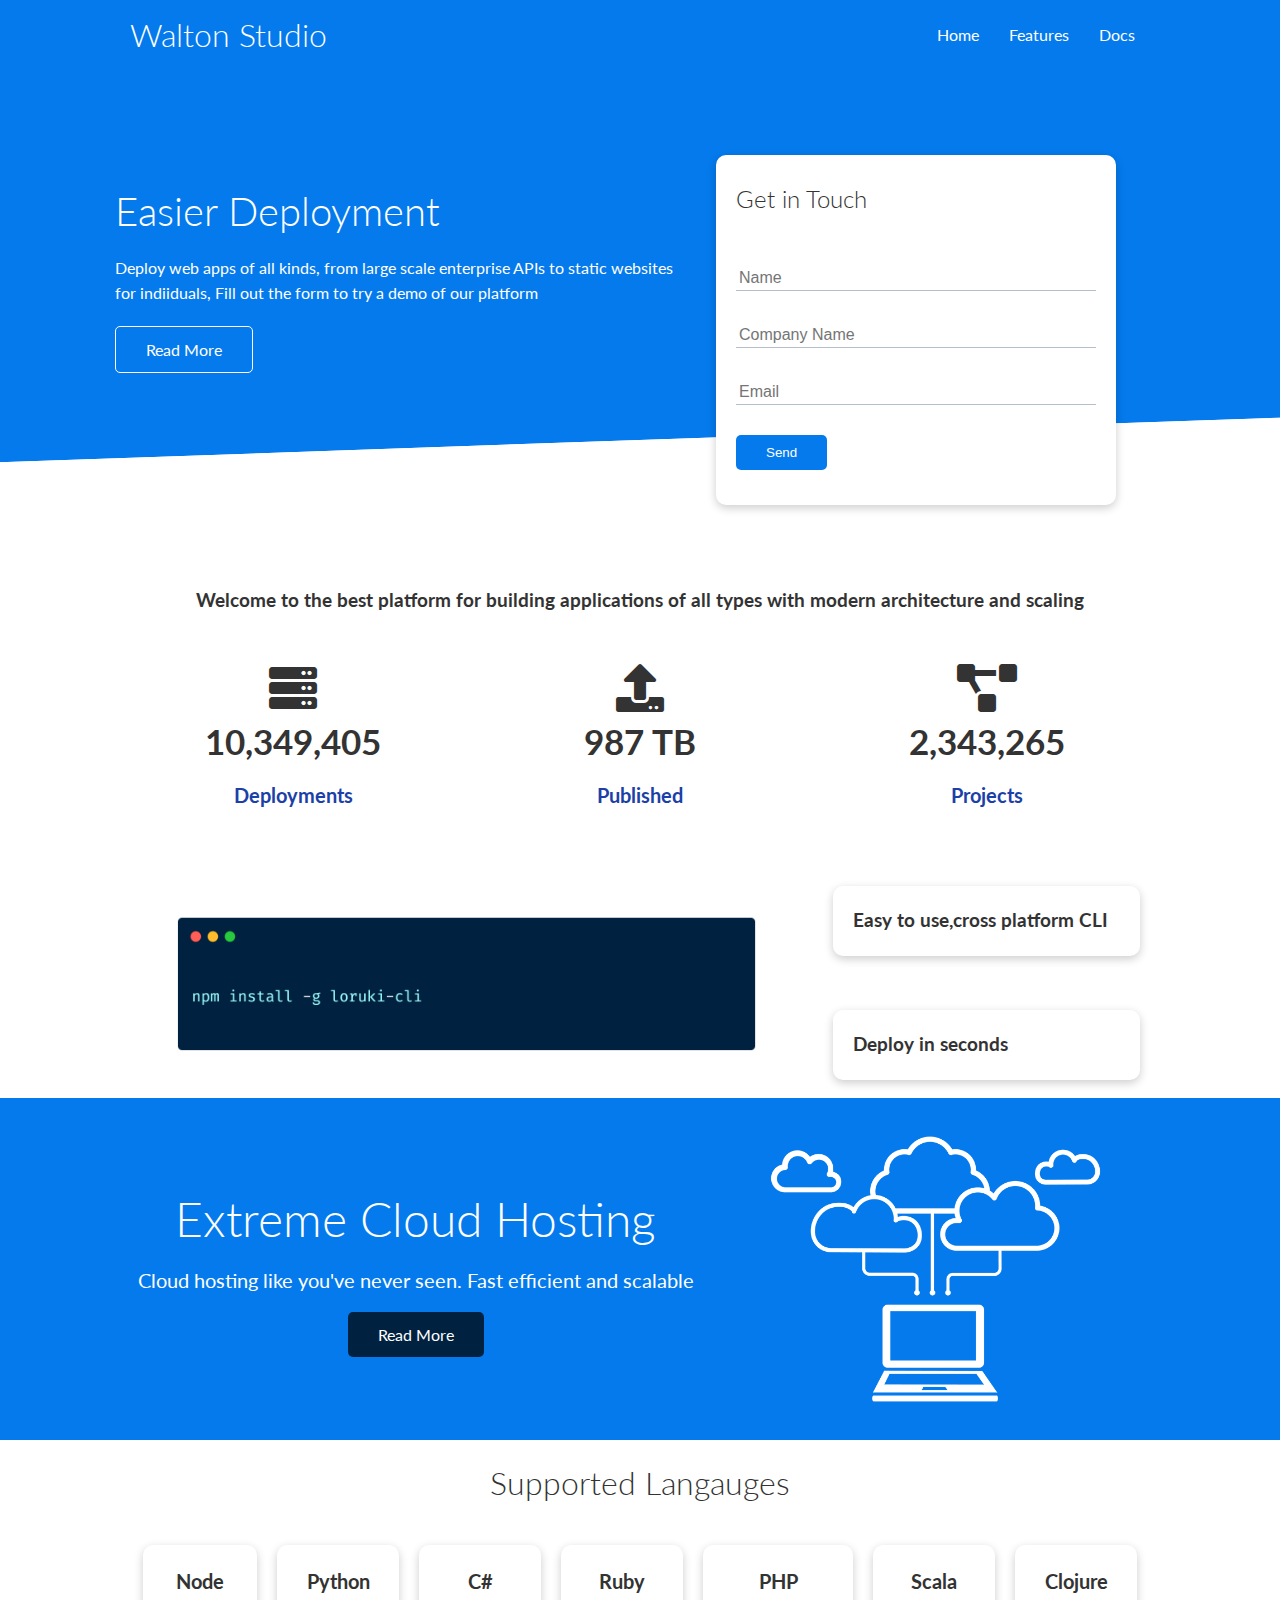
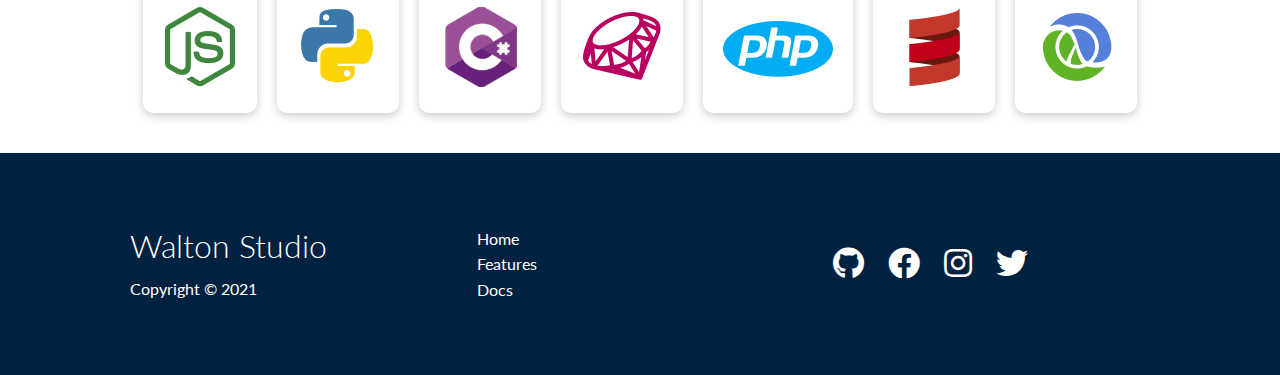
<file: index.html>
<!DOCTYPE html>
<html lang="en">
  <head>
    <meta charset="UTF-8" />
    <meta http-equiv="X-UA-Compatible" content="IE=edge" />
    <meta name="viewport" content="width=device-width, initial-scale=1.0" />
    <link
      rel="stylesheet"
      href="https://cdnjs.cloudflare.com/ajax/libs/font-awesome/5.15.2/css/all.min.css"
    />
    <link rel="stylesheet" href="css/styles.css" />
    <link rel="stylesheet" href="css/utilities.css" />
    <title>Walton Studio | Portfolio</title>
  </head>
  <body>
    <!-- NAV BAR -->
    <div class="navbar">
      <div class="container flex">
        <h1 class="logo">Walton Studio</h1>
        <nav>
          <ul>
            <li><a href="index.html">Home</a></li>
            <li><a href="features.html">Features</a></li>
            <li><a href="docs.html">Docs</a></li>
          </ul>
        </nav>
      </div>
    </div>

    <!-- Showcase -->
    <section class="showcase">
      <div class="container grid">
        <div class="showcase-text">
          <h1>Easier Deployment</h1>
          <p>
            Deploy web apps of all kinds, from large scale enterprise APIs to
            static websites for indiiduals, Fill out the form to try a demo of
            our platform
          </p>
          <a href="features.html" class="btn btn-outline">Read More</a>
        </div>

        <div class="showcase-form card">
          <h2>Get in Touch</h2>
          <form
            name="contact"
            netlify-honeypot="bot-field"
            method="POST"
            data-netlify="true"
          >
            <input type="hidden" name="form-name" value="contact" />
            <p class="hidden">
              <label
                >Don’t fill this out if you're human: <input name="bot-field"
              /></label>
            </p>
            <div class="form-control">
              <input type="text" name="name" placeholder="Name" required />
            </div>
            <div class="form-control">
              <input
                type="text"
                name="company"
                placeholder="Company Name"
                required
              />
            </div>
            <div class="form-control">
              <input type="email" name="email" placeholder="Email" required />
            </div>
            <input type="submit" value="Send" class="btn btn-primary" />
          </form>
        </div>
      </div>
    </section>

    <!--  <form name="contact" netlify-honeypot="bot-field" method="POST" data-netlify="true">
                    <input type="hidden" name="form-name" value="contact">
                    <p class="hidden">
                        <label>Don’t fill this out if you're human: <input name="bot-field" /></label>
                      </p>
                    <div class="form-control">
                        <input type="text" name="name" placeholder="Name" required>
                    </div>
                    <div class="form-control">
                        <input type="text" name="company" placeholder="Company Name" required>
                    </div>
                    <div class="form-control">
                        <input type="email" name="email" placeholder="Email" required>
                    </div>
                    <input type="submit" value="Send" class="btn btn-primary">
                </form> -->

    <!-- STATS -->
    <section class="stats">
      <div class="container">
        <h3 class="stats-heading text-center my-1">
          Welcome to the best platform for building applications of all types
          with modern architecture and scaling
        </h3>

        <div class="grid grid-3 text-center my-4">
          <div>
            <i class="fas fa-server fa-3x"></i>
            <h3>10,349,405</h3>
            <p class="text-secondary">Deployments</p>
          </div>
          <div>
            <i class="fas fa-upload fa-3x"></i>
            <h3>987 TB</h3>
            <p class="text-secondary">Published</p>
          </div>
          <div>
            <i class="fas fa-project-diagram fa-3x"></i>
            <h3>2,343,265</h3>
            <p class="text-secondary">Projects</p>
          </div>
        </div>
      </div>
    </section>

    <!-- Cli -->
    <section class="cli">
      <div class="container grid">
        <img src="images/cli.png" alt="" />
        <div class="card">
          <h3>Easy to use,cross platform CLI</h3>
        </div>
        <div class="card">
          <h3>Deploy in seconds</h3>
        </div>
      </div>
    </section>

    <!-- Cloud -->
    <section class="cloud bg-primary my2 py-2">
      <div class="container grid">
        <div class="text-center">
          <h2 class="lg">Extreme Cloud Hosting</h2>
          <p class="lead my-1">
            Cloud hosting like you've never seen. Fast efficient and scalable
          </p>
          <a href="features.html" class="btn btn-dark">Read More</a>
        </div>
        <img src="images/cloud.png" alt="" />
      </div>
    </section>

    <!-- Langauges -->
    <section class="languages">
      <h2 class="md text-center my-2">Supported Langauges</h2>
      <div class="container flex">
        <div class="card">
          <h4>Node</h4>
          <img src="images/logos/node.png" alt="" />
        </div>
        <div class="card">
          <h4>Python</h4>
          <img src="images/logos/python.png" alt="" />
        </div>
        <div class="card">
          <h4>C#</h4>
          <img src="images/logos/csharp.png" alt="" />
        </div>
        <div class="card">
          <h4>Ruby</h4>
          <img src="images/logos/ruby.png" alt="" />
        </div>
        <div class="card">
          <h4>PHP</h4>
          <img src="images/logos/php.png" alt="" />
        </div>
        <div class="card">
          <h4>Scala</h4>
          <img src="images/logos/scala.png" alt="" />
        </div>
        <div class="card">
          <h4>Clojure</h4>
          <img src="images/logos/clojure.png" alt="" />
        </div>
      </div>
    </section>

    <!-- footer -->
    <footer class="footer bg-dark py-5">
      <div class="container grid grid-3">
        <div>
          <h1>Walton Studio</h1>
          <p>Copyright &copy; 2021</p>
        </div>
        <nav>
          <ul>
            <li><a href="index.html">Home</a></li>
            <li><a href="features.html">Features</a></li>
            <li><a href="docs.html">Docs</a></li>
          </ul>
        </nav>
        <div class="social">
          <a href="#"><i class="fab fa-github fa-2x"></i></a>
          <a href="#"><i class="fab fa-facebook fa-2x"></i></a>
          <a href="#"><i class="fab fa-instagram fa-2x"></i></a>
          <a href="#"><i class="fab fa-twitter fa-2x"></i></a>
        </div>
      </div>
    </footer>
  </body>
</html>
</file>
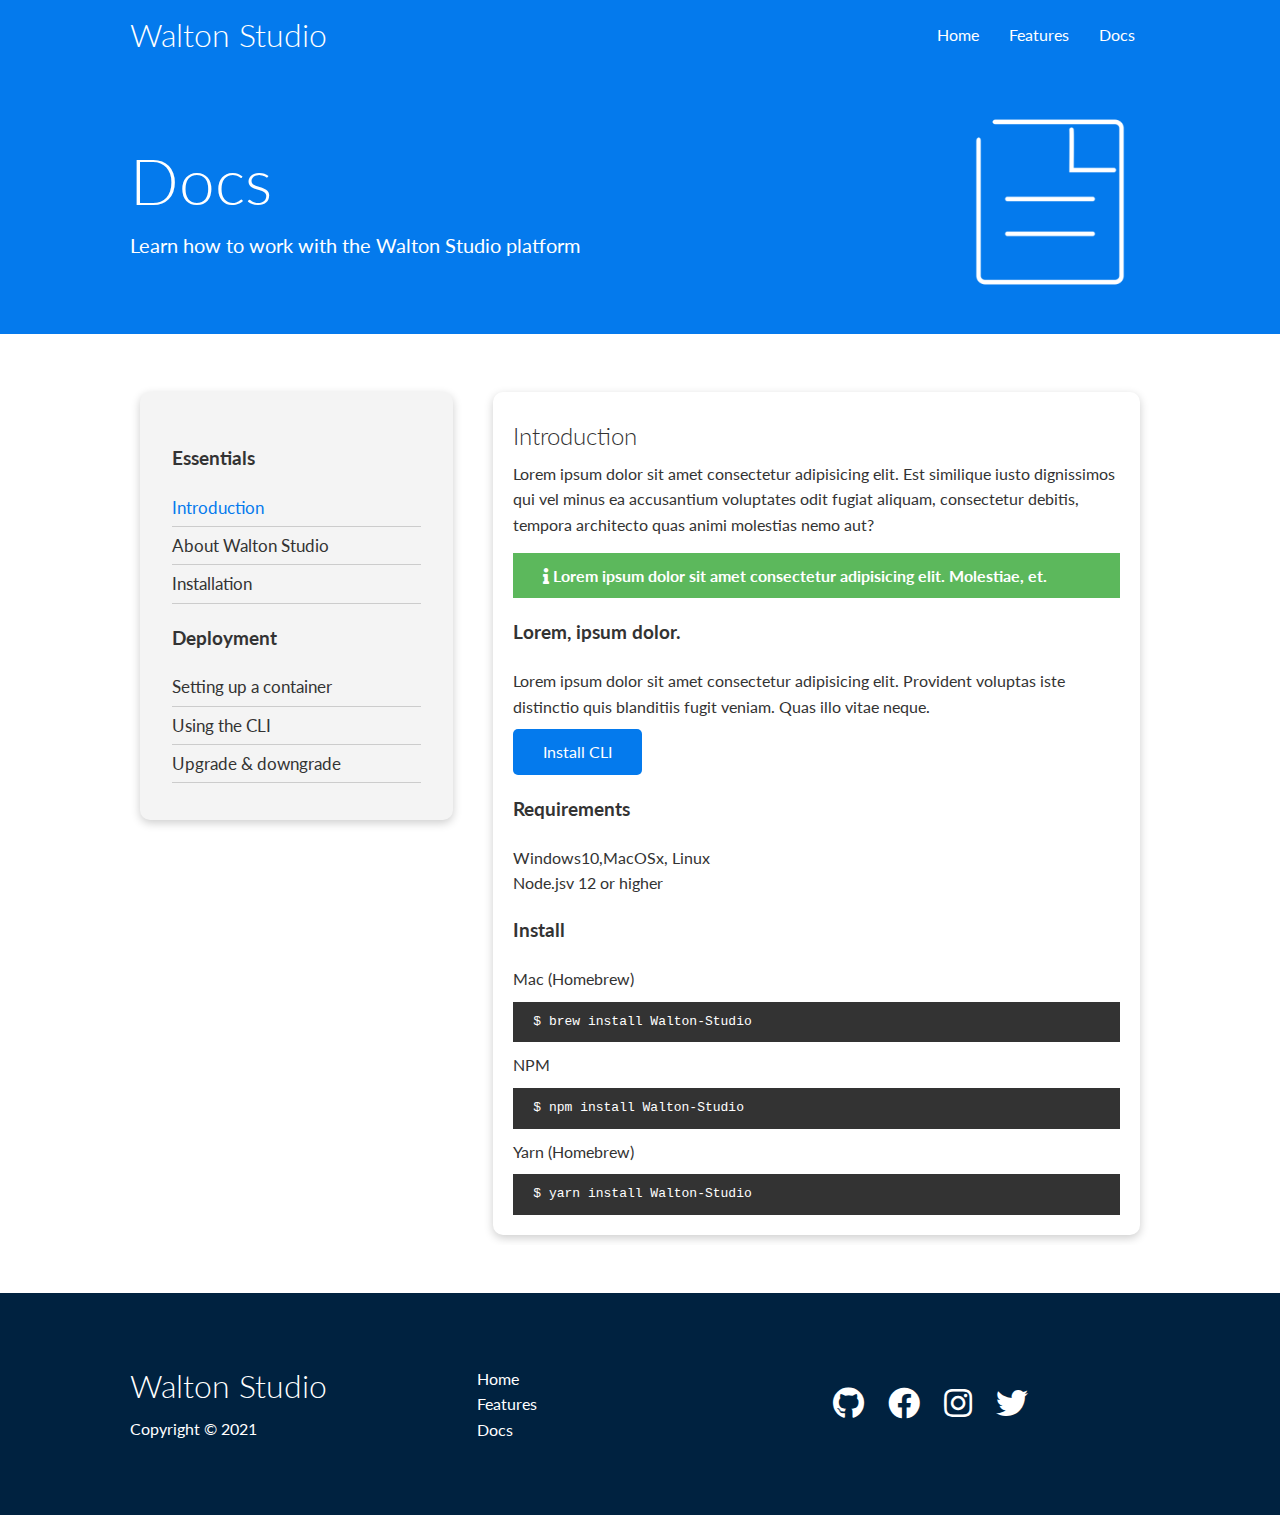
<file: docs.html>
<!DOCTYPE html>
<html lang="en">
  <head>
    <meta charset="UTF-8" />
    <meta http-equiv="X-UA-Compatible" content="IE=edge" />
    <meta name="viewport" content="width=device-width, initial-scale=1.0" />
    <link
      rel="stylesheet"
      href="https://cdnjs.cloudflare.com/ajax/libs/font-awesome/5.15.2/css/all.min.css"
    />
    <link rel="stylesheet" href="css/styles.css" />
    <link rel="stylesheet" href="css/utilities.css" />
    <title>Walton Studio | Portfolio</title>
  </head>
  <body>
    <!-- NAV BAR -->
    <div class="navbar">
      <div class="container flex">
        <h1 class="logo">Walton Studio</h1>
        <nav>
          <ul>
            <li><a href="index.html">Home</a></li>
            <li><a href="features.html">Features</a></li>
            <li><a href="docs.html">Docs</a></li>
          </ul>
        </nav>
      </div>
    </div>

    <!-- HEAD-->
    <section class="docs-head bg-primary py-3">
      <div class="container grid">
        <div>
          <h1 class="xl">Docs</h1>
          <p class="lead">Learn how to work with the Walton Studio platform</p>
        </div>
        <img src="images/docs.png" alt="" />
      </div>
    </section>

    <!-- DOCS MAIN -->
    <section class="docs-main my-4">
      <div class="container grid">
        <div class="card bg-light p-3">
          <h3 class="my-2">Essentials</h3>
          <nav>
            <ul>
              <li><a class="text-primary" href="#">Introduction</a></li>
              <li><a href="#">About Walton Studio</a></li>
              <li><a href="#">Installation</a></li>
            </ul>
          </nav>

          <h3 class="my-2">Deployment</h3>
          <nav>
            <ul>
              <li><a href="#">Setting up a container</a></li>
              <li><a href="#">Using the CLI</a></li>
              <li><a href="#">Upgrade & downgrade</a></li>
            </ul>
          </nav>
        </div>

        <div class="card">
          <h2>Introduction</h2>
          <p>
            Lorem ipsum dolor sit amet consectetur adipisicing elit. Est
            similique iusto dignissimos qui vel minus ea accusantium voluptates
            odit fugiat aliquam, consectetur debitis, tempora architecto quas
            animi molestias nemo aut?
          </p>

          <div class="alert alert-success">
            <i class="fas fa-info"></i> Lorem ipsum dolor sit amet consectetur
            adipisicing elit. Molestiae, et.
          </div>

          <h3>Lorem, ipsum dolor.</h3>
          <p>
            Lorem ipsum dolor sit amet consectetur adipisicing elit. Provident
            voluptas iste distinctio quis blanditiis fugit veniam. Quas illo
            vitae neque.
          </p>
          <a href="#" class="btn btn-primary">Install CLI</a>

          <h3>Requirements</h3>
          <ul>
            <li>Windows10,MacOSx, Linux</li>
            <li>Node.jsv 12 or higher</li>
          </ul>

          <h3>Install</h3>
          <p>Mac (Homebrew)</p>
          <pre><code>$ brew install Walton-Studio</code></pre>
          <p>NPM</p>
          <pre><code>$ npm install Walton-Studio</code></pre>
          <p>Yarn (Homebrew)</p>
          <pre><code>$ yarn install Walton-Studio</code></pre>
        </div>
      </div>
    </section>

    <!-- FOOTER -->
    <footer class="footer bg-dark py-5">
      <div class="container grid grid-3">
        <div>
          <h1>Walton Studio</h1>
          <p>Copyright &copy; 2021</p>
        </div>
        <nav>
          <ul>
            <li><a href="index.html">Home</a></li>
            <li><a href="features.html">Features</a></li>
            <li><a href="docs.html">Docs</a></li>
          </ul>
        </nav>
        <div class="social">
          <a href="#"><i class="fab fa-github fa-2x"></i></a>
          <a href="#"><i class="fab fa-facebook fa-2x"></i></a>
          <a href="#"><i class="fab fa-instagram fa-2x"></i></a>
          <a href="#"><i class="fab fa-twitter fa-2x"></i></a>
        </div>
      </div>
    </footer>
  </body>
</html>
</file>
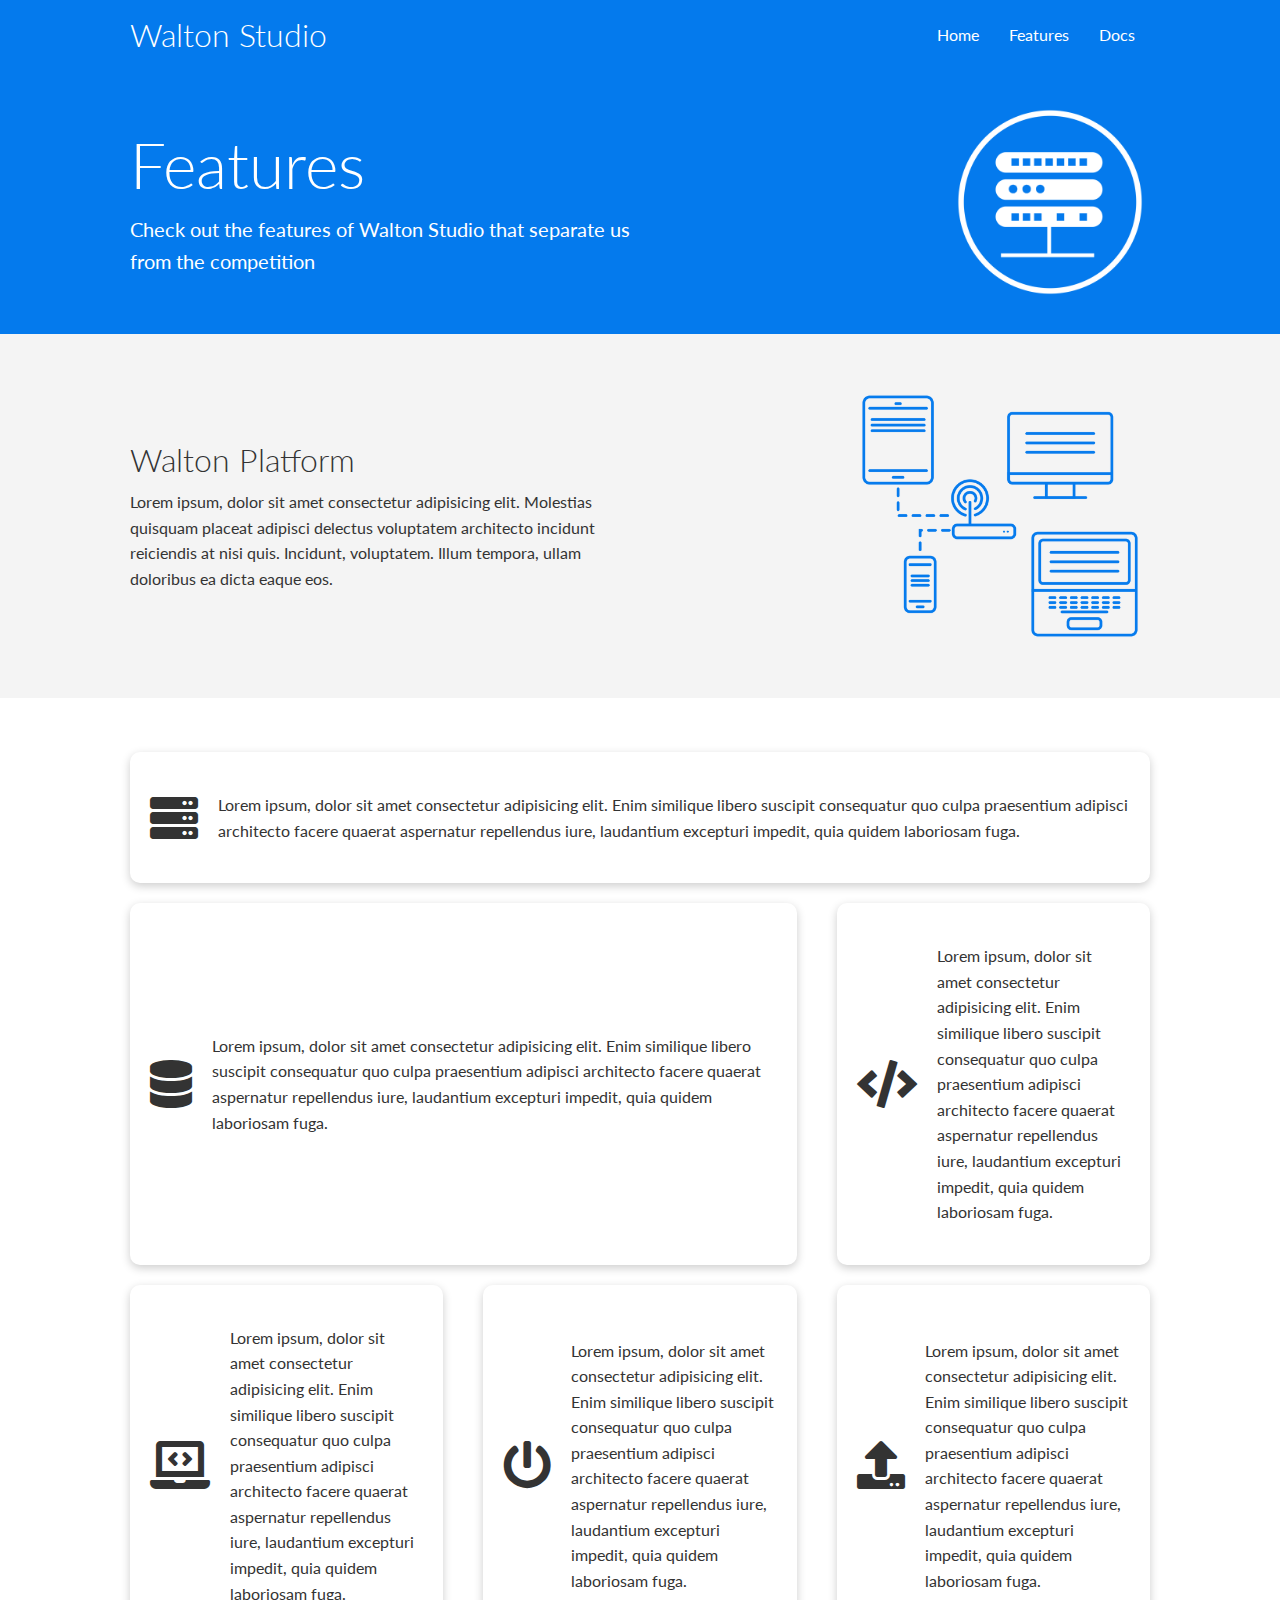
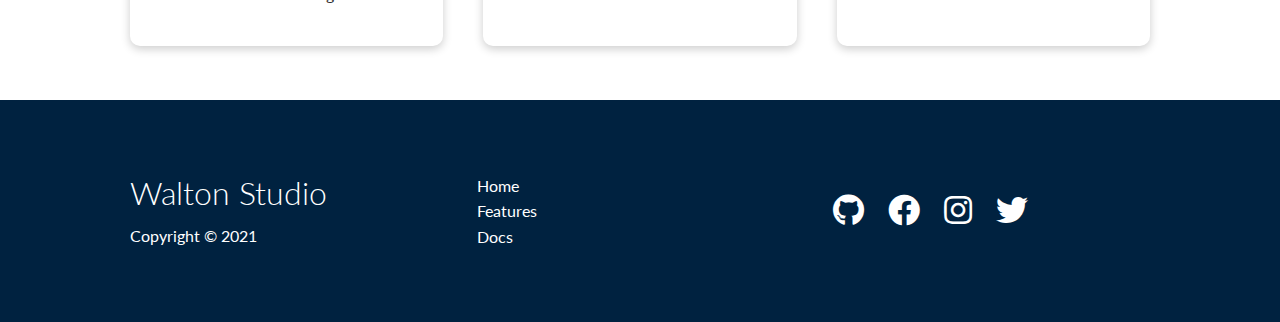
<file: features.html>
<!DOCTYPE html>
<html lang="en">
  <head>
    <meta charset="UTF-8" />
    <meta http-equiv="X-UA-Compatible" content="IE=edge" />
    <meta name="viewport" content="width=device-width, initial-scale=1.0" />
    <link
      rel="stylesheet"
      href="https://cdnjs.cloudflare.com/ajax/libs/font-awesome/5.15.2/css/all.min.css"
    />
    <link rel="stylesheet" href="css/styles.css" />
    <link rel="stylesheet" href="css/utilities.css" />
    <title>Walton Studio | Portfolio</title>
  </head>
  <body>
    <!-- NAV BAR -->
    <div class="navbar">
      <div class="container flex">
        <h1 class="logo">Walton Studio</h1>
        <nav>
          <ul>
            <li><a href="index.html">Home</a></li>
            <li><a href="features.html">Features</a></li>
            <li><a href="docs.html">Docs</a></li>
          </ul>
        </nav>
      </div>
    </div>

    <!-- HEAD-->
    <section class="features-head bg-primary py-3">
      <div class="container grid">
        <div>
          <h1 class="xl">Features</h1>
          <p class="lead">
            Check out the features of Walton Studio that separate us from the
            competition
          </p>
        </div>
        <img src="images/server.png" alt="" />
      </div>
    </section>

    <!-- SUB HEAD -->
    <section class="features-sub-head bg-light py-3">
      <div class="container grid">
        <div>
          <h1 class="md">Walton Platform</h1>
          <p>
            Lorem ipsum, dolor sit amet consectetur adipisicing elit. Molestias
            quisquam placeat adipisci delectus voluptatem architecto incidunt
            reiciendis at nisi quis. Incidunt, voluptatem. Illum tempora, ullam
            doloribus ea dicta eaque eos.
          </p>
        </div>
        <img src="images/server2.png" alt="" />
      </div>
    </section>

    <section class="features-main my-2">
      <div class="container grid grid-3">
        <div class="card flex">
          <i class="fas fa-server fa-3x"></i>
          <p>
            Lorem ipsum, dolor sit amet consectetur adipisicing elit. Enim
            similique libero suscipit consequatur quo culpa praesentium adipisci
            architecto facere quaerat aspernatur repellendus iure, laudantium
            excepturi impedit, quia quidem laboriosam fuga.
          </p>
        </div>

        <div class="card flex">
          <i class="fas fa-database fa-3x"></i>
          <p>
            Lorem ipsum, dolor sit amet consectetur adipisicing elit. Enim
            similique libero suscipit consequatur quo culpa praesentium adipisci
            architecto facere quaerat aspernatur repellendus iure, laudantium
            excepturi impedit, quia quidem laboriosam fuga.
          </p>
        </div>

        <div class="card flex">
          <i class="fas fa-code fa-3x"></i>
          <p>
            Lorem ipsum, dolor sit amet consectetur adipisicing elit. Enim
            similique libero suscipit consequatur quo culpa praesentium adipisci
            architecto facere quaerat aspernatur repellendus iure, laudantium
            excepturi impedit, quia quidem laboriosam fuga.
          </p>
        </div>

        <div class="card flex">
          <i class="fas fa-laptop-code fa-3x"></i>
          <p>
            Lorem ipsum, dolor sit amet consectetur adipisicing elit. Enim
            similique libero suscipit consequatur quo culpa praesentium adipisci
            architecto facere quaerat aspernatur repellendus iure, laudantium
            excepturi impedit, quia quidem laboriosam fuga.
          </p>
        </div>

        <div class="card flex">
          <i class="fas fa-power-off fa-3x"></i>
          <p>
            Lorem ipsum, dolor sit amet consectetur adipisicing elit. Enim
            similique libero suscipit consequatur quo culpa praesentium adipisci
            architecto facere quaerat aspernatur repellendus iure, laudantium
            excepturi impedit, quia quidem laboriosam fuga.
          </p>
        </div>

        <div class="card flex">
          <i class="fas fa-upload fa-3x"></i>
          <p>
            Lorem ipsum, dolor sit amet consectetur adipisicing elit. Enim
            similique libero suscipit consequatur quo culpa praesentium adipisci
            architecto facere quaerat aspernatur repellendus iure, laudantium
            excepturi impedit, quia quidem laboriosam fuga.
          </p>
        </div>
      </div>
    </section>
    <!-- FOOTER -->
    <footer class="footer bg-dark py-5">
      <div class="container grid grid-3">
        <div>
          <h1>Walton Studio</h1>
          <p>Copyright &copy; 2021</p>
        </div>
        <nav>
          <ul>
            <li><a href="index.html">Home</a></li>
            <li><a href="features.html">Features</a></li>
            <li><a href="docs.html">Docs</a></li>
          </ul>
        </nav>
        <div class="social">
          <a href="#"><i class="fab fa-github fa-2x"></i></a>
          <a href="#"><i class="fab fa-facebook fa-2x"></i></a>
          <a href="#"><i class="fab fa-instagram fa-2x"></i></a>
          <a href="#"><i class="fab fa-twitter fa-2x"></i></a>
        </div>
      </div>
    </footer>
  </body>
</html>
</file>
<file: css/styles.css>
@import url("https://fonts.googleapis.com/css2?family=Lato:wght@300;400;700&display=swap");

:root {
  --primary-color: #047aed;
  --secondary-color: #1c3fa8;
  --dark-color: #002240;
  --light-color: #f4f4f4;
  --success-color: #5cb85c;
  --error-color: #d9534f;
}

* {
  box-sizing: border-box;
  padding: 0;
  margin: 0;
}

body {
  font-family: "Lato", san-serif;
  color: #333;
  line-height: 1.6;
}

ul {
  list-style-type: none;
}

a {
  text-decoration: none;
  color: #333;
}

h1,
h2 {
  font-weight: 300;
  line-height: 1.2;
  margin: 10px 0;
}

p {
  margin: 10px 0;
}

img {
  width: 100%;
}

code,
pre {
  background-color: #333;
  color: #fff;
  padding: 10px;
}

.hidden {
  visibility: hidden;
  height: 0;
}
/*  NAV BAR STYLING */

.navbar {
  background-color: var(--primary-color);
  color: #fff;
  height: 70px;
}

.navbar ul {
  display: flex;
}

.navbar a {
  color: #fff;
  padding: 10px;
  margin: 0 5px;
}

.navbar a:hover {
  border-bottom: 2px #fff solid;
}

.navbar .flex {
  justify-content: space-between;
}

/* SHOWCASE */

.showcase {
  height: 400px;
  background-color: var(--primary-color);
  color: #fff;
  position: relative;
}

.showcase h1 {
  font-size: 40px;
  margin: 20px 0;
}

.showcase p {
  margin: 20px 0;
}

.showcase .grid {
  overflow: visible;
  grid-template-columns: 55% 45%;
  gap: 30px;
}

.showcase-text {
  animation: slideInFromLeft 1s ease-in;
}

.showcase-form {
  position: relative;
  top: 60px;
  height: 350px;
  width: 400px;
  padding: 40px;
  z-index: 100;
  animation: slideInFromRight 1s ease-in;
}

.showcase-form .form-control {
  margin: 30px 0;
}

.showcase-form input[type="text"],
.showcase-form input[type="email"] {
  border: 0;
  border-bottom: 1px solid #b4becb;
  width: 100%;
  padding: 3px;
  font-size: 16px;
}

.showcase-form input:focus {
  outline: none;
}

.showcase:before,
.showcase:after {
  content: "";
  position: absolute;
  height: 100px;
  bottom: -70px;
  right: 0;
  left: 0;
  background: #fff;
  transform: skewY(-2deg);
  -webkit-transform: skewY(-2deg);
  -moz-transform: skewY(-2deg);
  -ms-transform: skewY(-2deg);
}

/* STATS */
.stats {
  padding-top: 100px;
  animation: slideInFromBottom 1s ease-in;
}

.stats-heading {
  /* max-width: 600px; */
  margin: auto;
}

.stats .grid h3 {
  font-size: 35px;
}

.stats .grid p {
  font-size: 20px;
  font-weight: bold;
}

/* CLI */

.cli .grid {
  grid-template-columns: repeat(3, 1fr);
  grid-template-rows: repeat(2, 1fr);
}

.cli .grid > *:first-child {
  grid-column: 1 / span 2;
  grid-row: 1 / span 2;
}

/* cloud */

.cloud .grid {
  grid-template-columns: 4fr 3fr;
}

/* Languages */

.languages .flex {
  flex-wrap: wrap;
}

.languages .card {
  text-align: center;
  margin: 18px 10px 40px;
  transition: transform 0.2s ease-in;
}

.languages .card h4 {
  font-size: 20px;
  margin-bottom: 10px;
}

.languages .card:hover {
  transform: translateY(-15px);
}

/* Features */

.features-head img,
.docs-head img {
  width: 200px;
  justify-self: flex-end;
}

.features-sub-head img {
  width: 300px;
  justify-self: flex-end;
}

.features-main .card > i {
  margin-right: 20px;
}

.features-main .grid {
  padding: 30px;
}

.features-main .grid > *:first-child {
  grid-column: 1 / span 3;
}

.features-main .grid > *:nth-child(2) {
  grid-column: 1 / span 2;
}

/* Docs */
.docs-main h3 {
  margin: 20px 0;
}
.docs-main .grid {
  grid-template-columns: 1fr 2fr;
  align-items: flex-start;
}

.docs-main nav li {
  font-size: 17px;
  padding-bottom: 5px;
  margin-bottom: 5px;
  border-bottom: 1px #ccc solid;
}

.docs-main a:hover {
  font-weight: bold;
}

/* footer */

.footer .social a {
  margin: 0 10px;
}

/* animation */
@keyframes slideInFromLeft {
  0% {
    transform: translateX(-100%);
  }
  100% {
    transform: translateX(0%);
  }
}

@keyframes slideInFromRight {
  0% {
    transform: translateX(100%);
  }
  100% {
    transform: translateX(0%);
  }
}

@keyframes slideInFromTop {
  0% {
    transform: translateY(-100%);
  }
  100% {
    transform: translateX(0%);
  }
}

@keyframes slideInFromBottom {
  0% {
    transform: translateY(100%);
  }
  100% {
    transform: translateX(0%);
  }
}

/* media queries - Tablets & under */
@media (max-width: 768px) {
  .grid,
  .showcase .grid,
  .stats .grid,
  .cli .grid,
  .cloud .grid,
  .features-main .grid,
  .docs-main .grid {
    grid-template-columns: 1fr;
    grid-template-rows: 1fr;
  }

  .showcase {
    height: auto;
  }

  .showcase-text {
    text-align: center;
    margin-top: 40px;
    animation: slideInFromTop 1s ease-in;
  }

  .showcase-form {
    justify-self: center;
    margin: auto;
    animation: slideInFromBottom 1s ease-in;
  }

  .cli .grid > *:first-child {
    grid-column: 1;
    grid-row: 1;
  }

  .features-head,
  .features-sub-head,
  .docs-head {
    text-align: center;
  }

  .features-head img,
  .features-sub-head img,
  .docs-head img {
    justify-self: center;
  }

  .features-main .grid > *:first-child,
  .features-main .grid > *:nth-child(2) {
    grid-column: 1;
  }
}

/* media queries - Mobiles */
@media (max-width: 500px) {
  .navbar {
    height: 110px;
  }

  .navbar .flex {
    flex-direction: column;
  }

  .navbar ul {
    padding: 10px;
    background-color: rgba(0, 0, 0, 0.1);
  }
}
</file>
<file: css/utilities.css>
.container {
  max-width: 1100px;
  margin: 0 auto;
  overflow: auto;
  padding: 0 40px;
}

.card {
  background-color: #fff;
  color: #333;
  border-radius: 10px;
  box-shadow: 0 3px 10px rgba(0, 0, 0, 0.2);
  padding: 20px;
  margin: 10px;
}

.btn {
  display: inline-block;
  padding: 10px 30px;
  cursor: pointer;
  background-color: var(--primary-color);
  color: #fff;
  border: none;
  border-radius: 5px;
}

.btn-outline {
  background-color: transparent;
  border: 1px #fff solid;
}

.btn:hover {
  transform: scale(0.98);
}

/* Backgrounds & colored buttons */

.bg-primary,
.btn-primary {
  background-color: var(--primary-color);
  color: #fff;
}

.bg-secondary,
.btn-secondary {
  background-color: var(--secondary-color);
  color: #fff;
}

.bg-light,
.btn-light {
  background-color: var(--light-color);
  color: #333;
}

.bg-dark,
.btn-dark {
  background-color: var(--dark-color);
  color: #fff;
}

.bg-primary a,
.btn-primary a,
.bg-secondary a,
.btn-secondary a,
.bg-dark a,
.btn-dark a {
  color: #fff;
}

/* Text colors */
.text-primary {
  color: var(--primary-color);
}

.text-secondary {
  color: var(--secondary-color);
}

.text-light {
  color: var(--light-color);
}

.text-dark {
  color: var(--dark-color);
}

/* text sizes */
.lead {
  font-size: 20px;
}

.sm {
  font-size: 1rem;
}

.md {
  font-size: 2rem;
}

.lg {
  font-size: 3rem;
}

.xl {
  font-size: 4rem;
}

.text-center {
  text-align: center;
}

/* Alert */
.alert {
  background-color: var(--light-color);
  padding: 10px 20px;
  font-weight: bold;
  margin: 15px 0px;
}

.alert i {
  margin-left: 10px;
}

.alert-success {
  background-color: var(--success-color);
  color: #fff;
}

.alert-error {
  background-color: var(--error-color);
  color: #fff;
}

.flex {
  display: flex;
  justify-content: center;
  align-items: center;
  height: 100%;
}

.grid {
  display: grid;
  grid-template-columns: repeat(2, 1fr);
  gap: 20px;
  justify-content: center;
  align-items: center;
  height: 100%;
}

.grid-3 {
  grid-template-columns: repeat(3, 1fr);
}

/* MARGIN */

.my-1 {
  margin: 1rem 0;
}

.my-2 {
  margin: 1.5rem 0;
}

.my-3 {
  margin: 2rem 0;
}

.my-4 {
  margin: 3rem 0;
}

.my-5 {
  margin: 4rem 0;
}

.m-1 {
  margin: 1rem;
}

.m-2 {
  margin: 1.5rem;
}

.m-3 {
  margin: 2rem;
}

.m-4 {
  margin: 3rem;
}

.m-5 {
  margin: 4rem;
}

/* PADDING */

.py-1 {
  padding: 1rem 0;
}

.py-2 {
  padding: 1.5rem 0;
}

.py-3 {
  padding: 2rem 0;
}

.py-4 {
  padding: 3rem 0;
}

.py-5 {
  padding: 4rem 0;
}

.p-1 {
  padding: 1rem;
}

.p-2 {
  padding: 1.5rem;
}

.p-3 {
  padding: 2rem;
}

.p-4 {
  padding: 3rem;
}

.p-5 {
  padding: 4rem;
}
</file>
